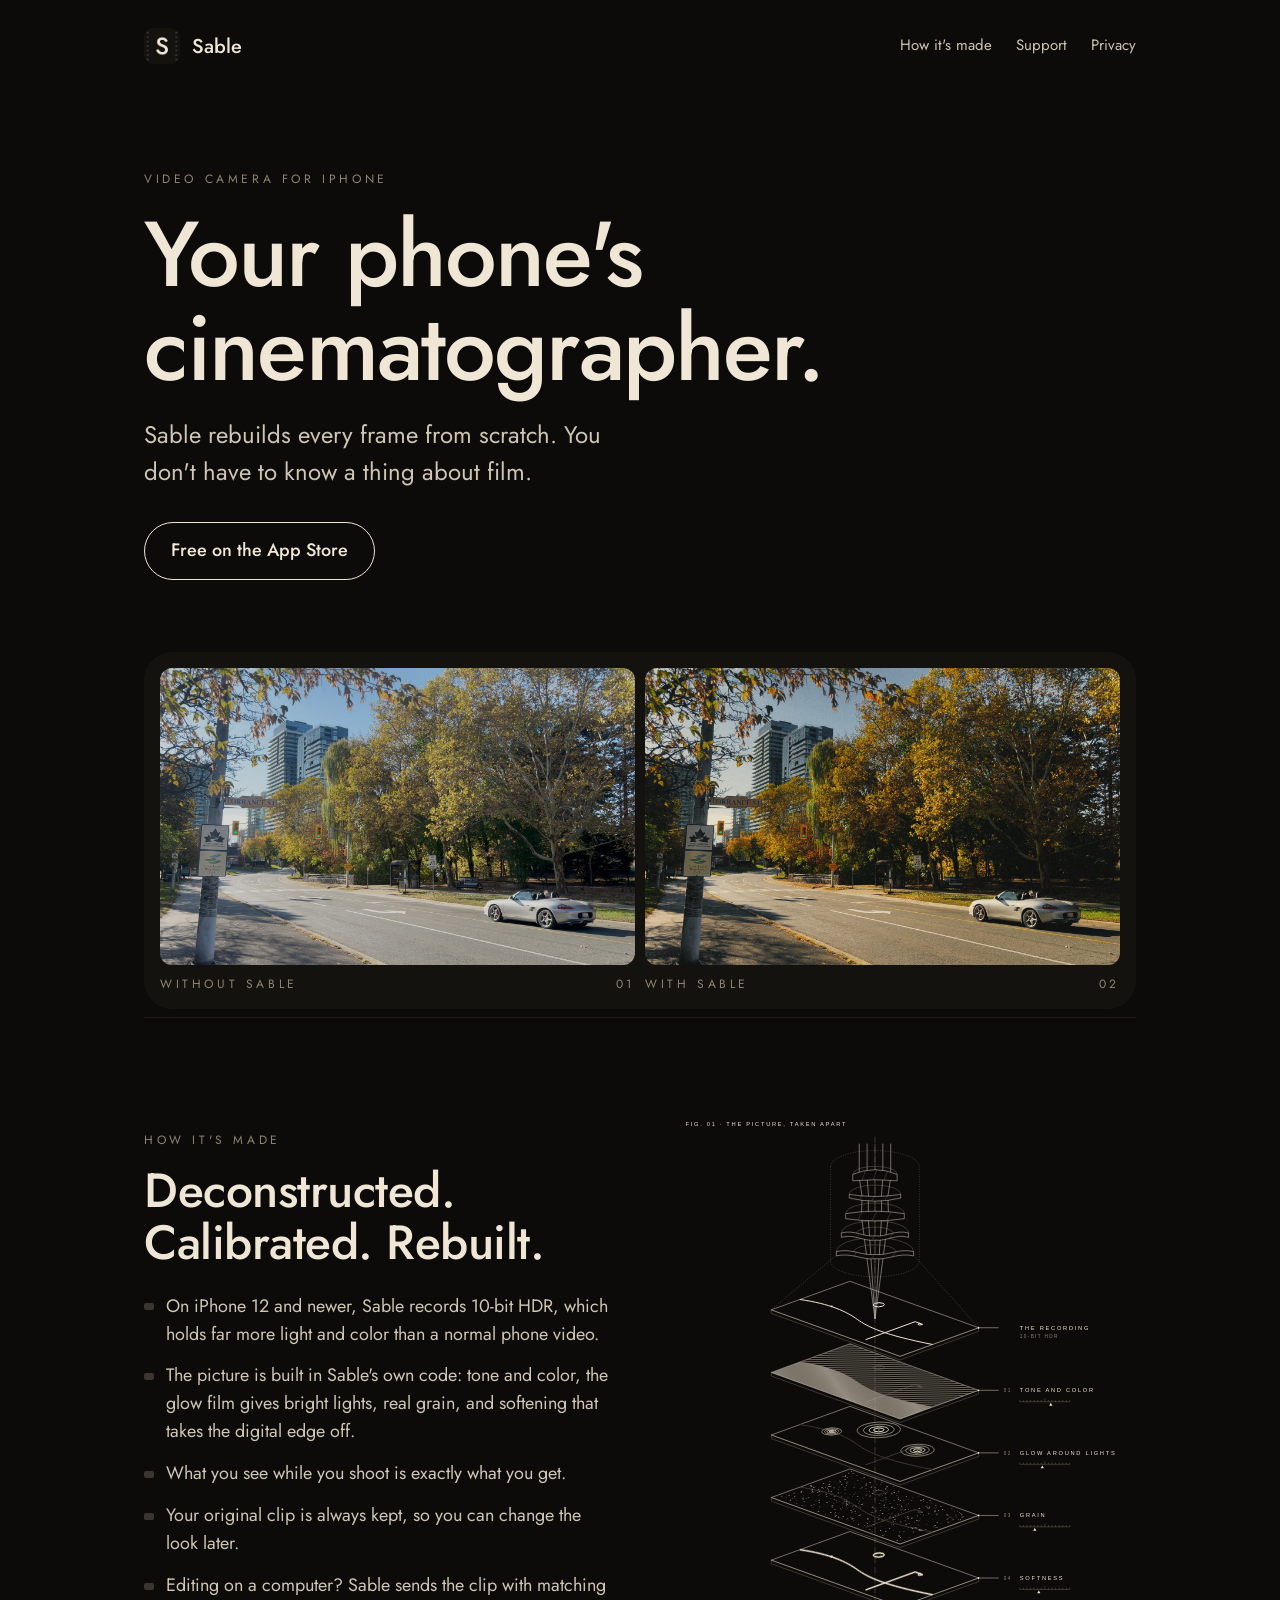
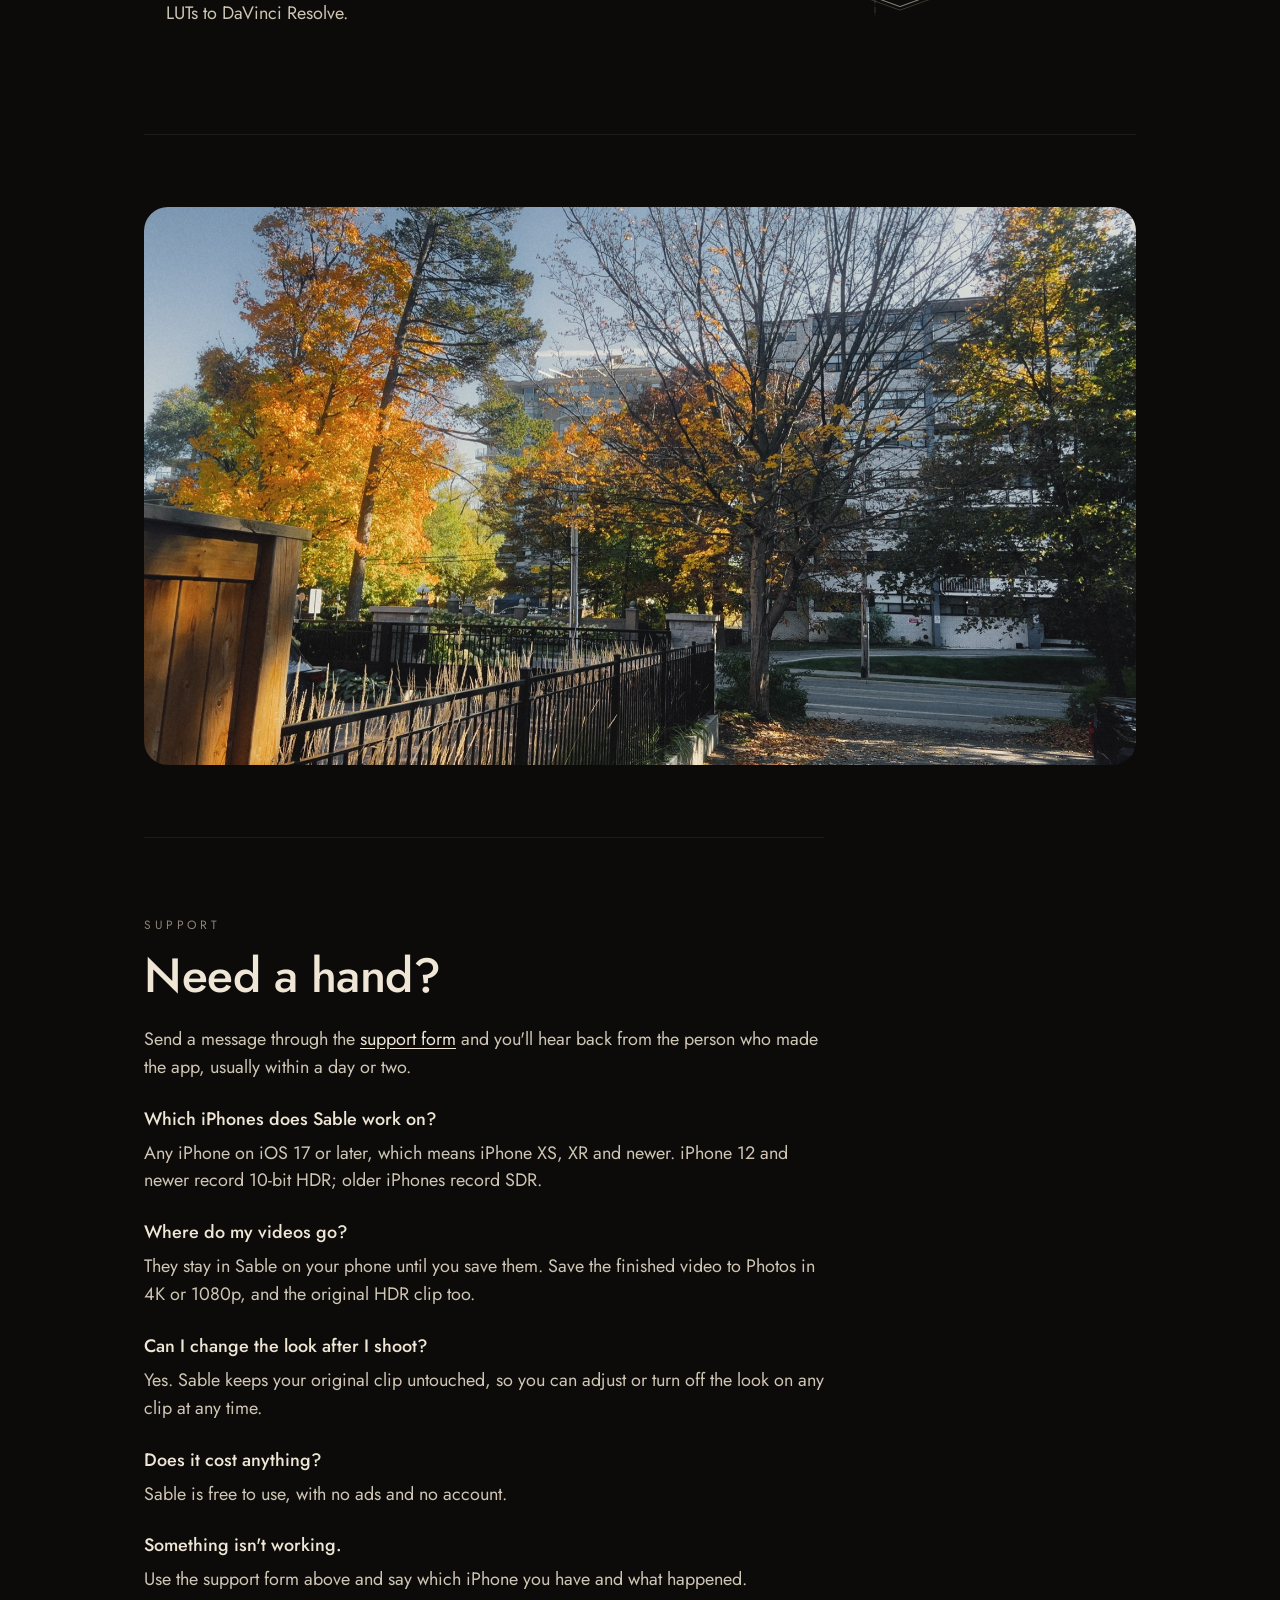
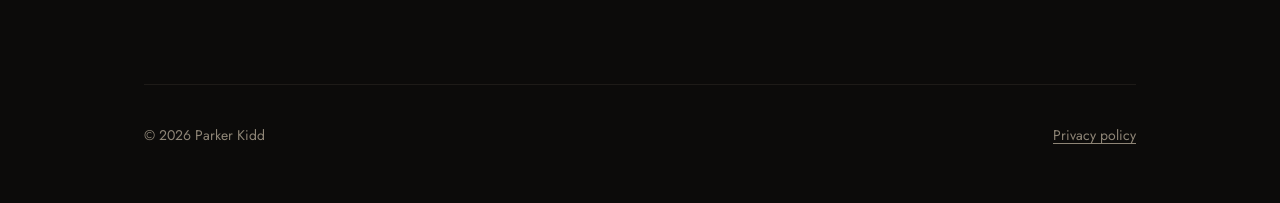
<file: index.html>
<!doctype html>
<html lang="en">
<head>
<meta charset="utf-8">
<meta name="viewport" content="width=device-width, initial-scale=1">
<title>Sable: Film Camera</title>
<meta name="description" content="Sable is a free iPhone video camera that rebuilds every frame from scratch, so your videos look like a movie.">
<link rel="icon" href="assets/icon.png">
<link rel="apple-touch-icon" href="assets/icon.png">
<link rel="preconnect" href="https://fonts.googleapis.com">
<link href="https://fonts.googleapis.com/css2?family=Jost:wght@400;500&display=swap" rel="stylesheet">
<link rel="stylesheet" href="style.css">
</head>
<body>
<div class="wrap">
  <header class="top">
    <a class="brand" href="./"><img src="assets/icon.png" alt="">Sable</a>
    <nav><a class="wide-only" href="#how">How it's made</a><a href="#support">Support</a><a href="privacy.html">Privacy</a></nav>
  </header>

  <div class="hero">
    <span class="label">Video camera for iPhone</span>
    <h1>Your phone's<br>cinematographer.</h1>
    <p>Sable rebuilds every frame from scratch. You don't have to know a thing about film.</p>
    <a class="store" href="https://apps.apple.com/app/id6831417239">Free on the App Store</a>
  </div>

  <div class="ba">
    <figure><img src="assets/153150_plain.jpg" alt="A tree-lined street in autumn with a silver convertible, filmed on iPhone without Sable"><figcaption><span class="label">Without Sable</span><span class="label">01</span></figcaption></figure>
    <figure><img src="assets/153150_look.jpg" alt="The same street clip with Sable"><figcaption><span class="label">With Sable</span><span class="label">02</span></figcaption></figure>
  </div>

  <section id="how">
    <div class="craft">
      <div>
        <span class="label">How it's made</span>
        <h2>Deconstructed.<br>Calibrated. Rebuilt.</h2>
        <ul>
          <li>On iPhone 12 and newer, Sable records 10-bit HDR, which holds far more light and color than a normal phone video.</li>
          <li>The picture is built in Sable's own code: tone and color, the glow film gives bright lights, real grain, and softening that takes the digital edge off.</li>
          <li>What you see while you shoot is exactly what you get.</li>
          <li>Your original clip is always kept, so you can change the look later.</li>
          <li>Editing on a computer? Sable sends the clip with matching LUTs to DaVinci Resolve.</li>
        </ul>
      </div>
      <img src="assets/drawing.svg" alt="Line drawing: light passing through an iPhone lens, then the picture taken apart into layers for tone and color, glow, grain and softness">
    </div>
  </section>

  <section class="full">
    <img src="assets/141241_look.jpg" alt="Autumn trees on a street, filmed with Sable">
  </section>

  <section id="support" class="prose">
    <span class="label">Support</span>
    <h2>Need a hand?</h2>
    <!-- Support form: Google Form "Sable support" on Parker's personal Google account (link also in privacy.html) -->
    <p>Send a message through the <a href="https://docs.google.com/forms/d/e/1FAIpQLSeOOg8_yMogpqB74xgTyspV2iFHmPJdsQP5lNRLYMpPfBSTYw/viewform">support form</a> and you'll hear back from the person who made the app, usually within a day or two.</p>
    <dl class="faq">
      <dt>Which iPhones does Sable work on?</dt>
      <dd>Any iPhone on iOS 17 or later, which means iPhone XS, XR and newer. iPhone 12 and newer record 10-bit HDR; older iPhones record SDR.</dd>
      <dt>Where do my videos go?</dt>
      <dd>They stay in Sable on your phone until you save them. Save the finished video to Photos in 4K or 1080p, and the original HDR clip too.</dd>
      <dt>Can I change the look after I shoot?</dt>
      <dd>Yes. Sable keeps your original clip untouched, so you can adjust or turn off the look on any clip at any time.</dd>
      <dt>Does it cost anything?</dt>
      <dd>Sable is free to use, with no ads and no account.</dd>
      <dt>Something isn't working.</dt>
      <dd>Use the support form above and say which iPhone you have and what happened.</dd>
    </dl>
  </section>

  <footer>
    <span>© 2026 Parker Kidd</span>
    <span><a href="privacy.html">Privacy policy</a></span>
  </footer>
</div>
</body>
</html>
</file>
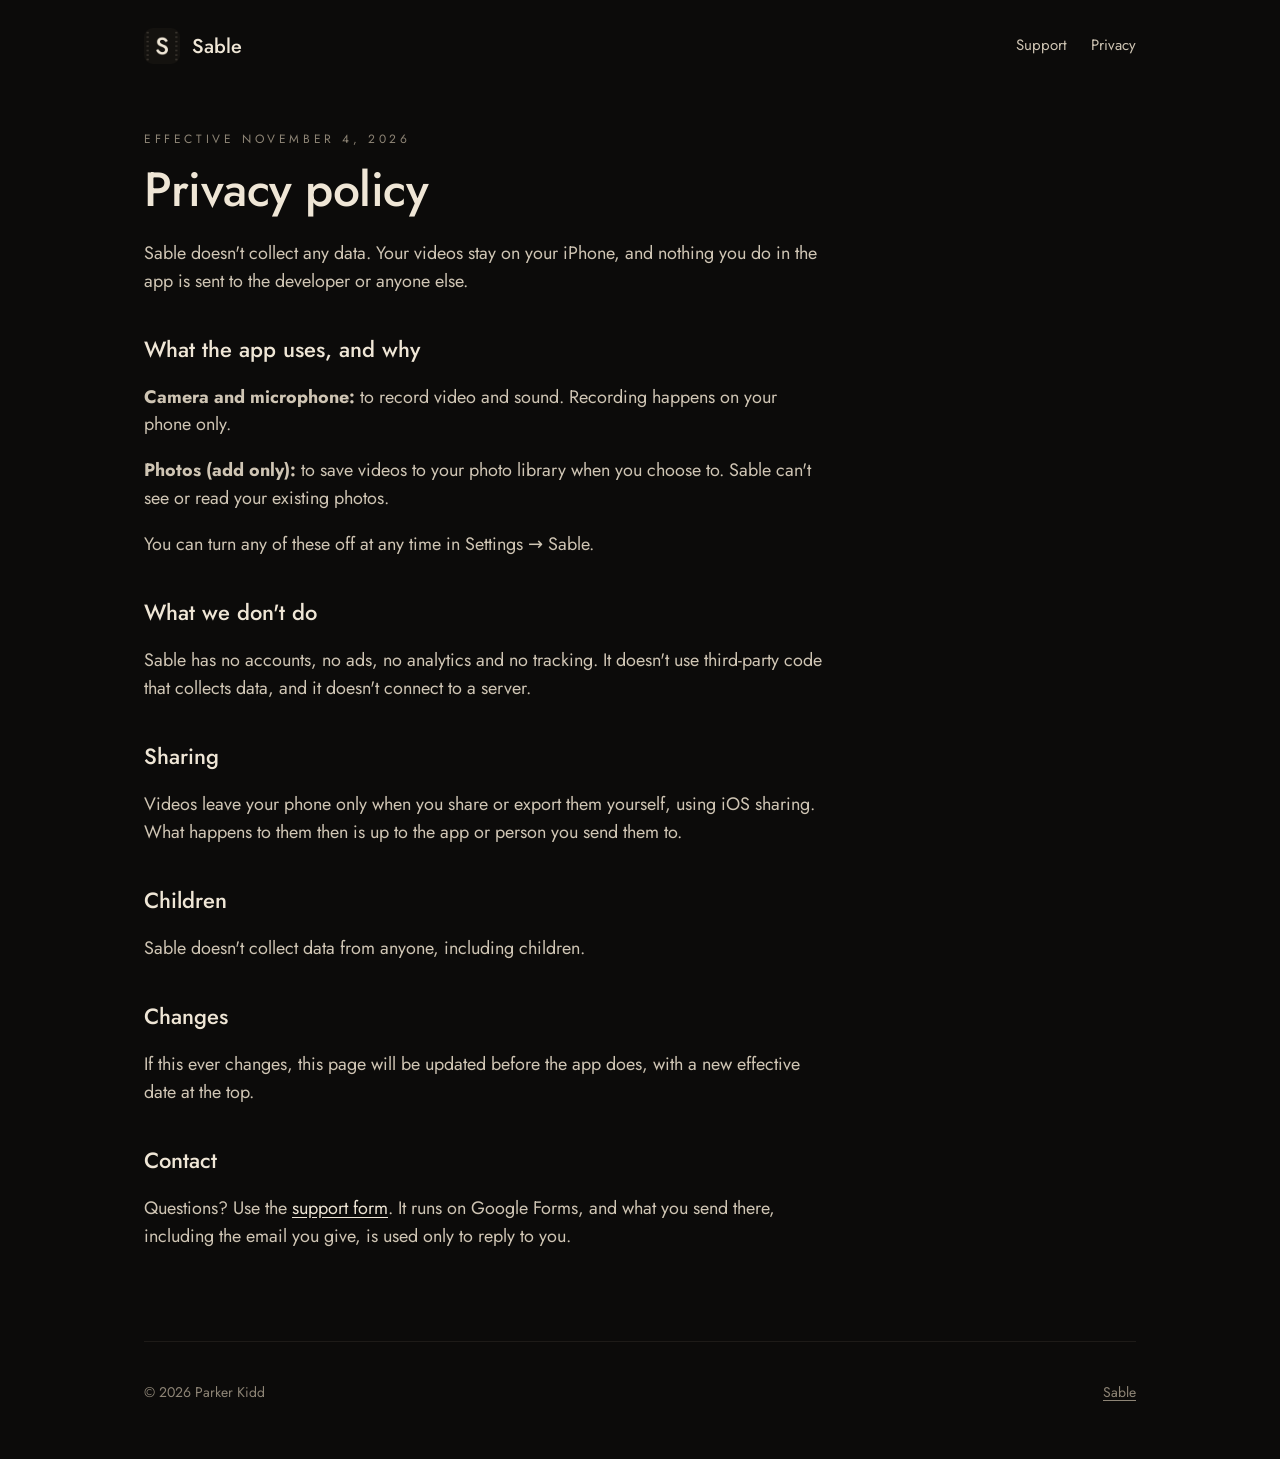
<file: privacy.html>
<!doctype html>
<html lang="en">
<head>
<meta charset="utf-8">
<meta name="viewport" content="width=device-width, initial-scale=1">
<title>Sable privacy policy</title>
<link rel="icon" href="assets/icon.png">
<link rel="preconnect" href="https://fonts.googleapis.com">
<link href="https://fonts.googleapis.com/css2?family=Jost:wght@400;500&display=swap" rel="stylesheet">
<link rel="stylesheet" href="style.css">
</head>
<body>
<div class="wrap">
  <header class="top">
    <a class="brand" href="./"><img src="assets/icon.png" alt="">Sable</a>
    <nav><a href="./#support">Support</a><a href="privacy.html">Privacy</a></nav>
  </header>

  <section class="prose" style="border-top:0;padding-top:32px">
    <span class="label">Effective November 4, 2026</span>
    <h2>Privacy policy</h2>
    <p>Sable doesn't collect any data. Your videos stay on your iPhone, and nothing you do in the app is sent to the developer or anyone else.</p>

    <h3>What the app uses, and why</h3>
    <p><strong>Camera and microphone:</strong> to record video and sound. Recording happens on your phone only.</p>
    <p><strong>Photos (add only):</strong> to save videos to your photo library when you choose to. Sable can't see or read your existing photos.</p>
    <p>You can turn any of these off at any time in Settings → Sable.</p>

    <h3>What we don't do</h3>
    <p>Sable has no accounts, no ads, no analytics and no tracking. It doesn't use third-party code that collects data, and it doesn't connect to a server.</p>

    <h3>Sharing</h3>
    <p>Videos leave your phone only when you share or export them yourself, using iOS sharing. What happens to them then is up to the app or person you send them to.</p>

    <h3>Children</h3>
    <p>Sable doesn't collect data from anyone, including children.</p>

    <h3>Changes</h3>
    <p>If this ever changes, this page will be updated before the app does, with a new effective date at the top.</p>

    <h3>Contact</h3>
    <!-- Support form: Google Form "Sable support" on Parker's personal Google account (link also in index.html) -->
    <p>Questions? Use the <a href="https://docs.google.com/forms/d/e/1FAIpQLSeOOg8_yMogpqB74xgTyspV2iFHmPJdsQP5lNRLYMpPfBSTYw/viewform">support form</a>. It runs on Google Forms, and what you send there, including the email you give, is used only to reply to you.</p>
  </section>

  <footer>
    <span>© 2026 Parker Kidd</span>
    <span><a href="./">Sable</a></span>
  </footer>
</div>
</body>
</html>
</file>
<file: style.css>
:root {
  --black: #0C0B0A;
  --cream: #EFE6D6;
  --cream-soft: #CFC5B4;
  --muted: #8E8576;
  --rail: #3A352F;
  --paper: #EEE8DC;
  --ink: #17130F;
}
* { box-sizing: border-box; }
html, body { margin: 0; }
body {
  background: var(--black);
  color: var(--cream);
  font-family: Jost, -apple-system, system-ui, sans-serif;
  font-size: 18px;
  line-height: 1.55;
  -webkit-font-smoothing: antialiased;
}
a { color: var(--cream); text-underline-offset: 3px; }
a:hover { color: var(--cream-soft); }
.wrap { max-width: 1040px; margin: 0 auto; padding: 0 24px; }
.label { font-size: 12px; letter-spacing: .3em; text-transform: uppercase; color: var(--muted); }
header.top { display: flex; align-items: center; justify-content: space-between; flex-wrap: wrap; gap: 12px; padding: 28px 0; }
header.top .brand { display: flex; align-items: center; gap: 12px; text-decoration: none; font-weight: 500; font-size: 20px; }
header.top .brand img { width: 36px; height: 36px; border-radius: 9px; }
header.top nav { display: flex; gap: 24px; font-size: 15px; }
header.top nav a { color: var(--cream-soft); text-decoration: none; }
.rails { display: flex; justify-content: space-between; gap: 6px; }
.rails span { width: 14px; height: 10px; border-radius: 2px; background: var(--rail); flex-shrink: 0; }
.hero { padding: 72px 0 48px; }
.hero h1 { font-weight: 500; font-size: clamp(44px, 8vw, 92px); line-height: 1.02; letter-spacing: -0.02em; margin: 16px 0 20px; }
.hero p { font-size: clamp(19px, 2.4vw, 24px); color: var(--cream-soft); max-width: 34ch; margin: 0 0 32px; }
.store { display: inline-block; padding: 14px 26px; border: 1px solid var(--cream); border-radius: 999px; text-decoration: none; font-weight: 500; }
.store.soon { border-color: var(--rail); color: var(--cream-soft); }
.ba { display: grid; grid-template-columns: 1fr 1fr; gap: 10px; padding: 16px; background: #14120F; border-radius: 28px; margin: 24px 0 8px; }
.ba figure, .craft > * { min-width: 0; }
.ba figure { margin: 0; display: flex; flex-direction: column; gap: 10px; }
.ba img { width: 100%; aspect-ratio: 16 / 10; object-fit: cover; border-radius: 12px; display: block; }
.ba figcaption { display: flex; justify-content: space-between; }
section { padding: 72px 0; border-top: 1px solid #1E1B18; }
section h2 { font-weight: 500; font-size: clamp(30px, 4.5vw, 48px); line-height: 1.08; letter-spacing: -0.01em; margin: 12px 0 24px; }
.craft { display: grid; grid-template-columns: 1fr 1fr; gap: 48px; align-items: center; }
.craft img { width: 100%; display: block; }
.craft ul { list-style: none; padding: 0; margin: 0; display: flex; flex-direction: column; gap: 14px; color: var(--cream-soft); }
.craft li { padding-left: 22px; position: relative; }
.craft li::before { content: ""; position: absolute; left: 0; top: .6em; width: 10px; height: 7px; border-radius: 2px; background: var(--rail); }
.full img { width: 100%; border-radius: 24px; display: block; }
.prose { max-width: 680px; color: var(--cream-soft); }
.prose h2 { color: var(--cream); }
.prose h3 { color: var(--cream); font-weight: 500; font-size: 22px; margin: 36px 0 8px; }
.faq dt { color: var(--cream); font-weight: 500; margin-top: 24px; }
.faq dd { margin: 6px 0 0; }
footer { padding: 40px 0 56px; border-top: 1px solid #1E1B18; display: flex; justify-content: space-between; flex-wrap: wrap; gap: 12px; color: var(--muted); font-size: 14px; }
footer a { color: var(--muted); }
@media (max-width: 720px) {
  .craft { grid-template-columns: 1fr; }
  .ba { grid-template-columns: 1fr; }
  header.top nav { gap: 16px; font-size: 14px; }
  header.top nav .wide-only { display: none; }
  section { padding: 56px 0; }
}
</file>
